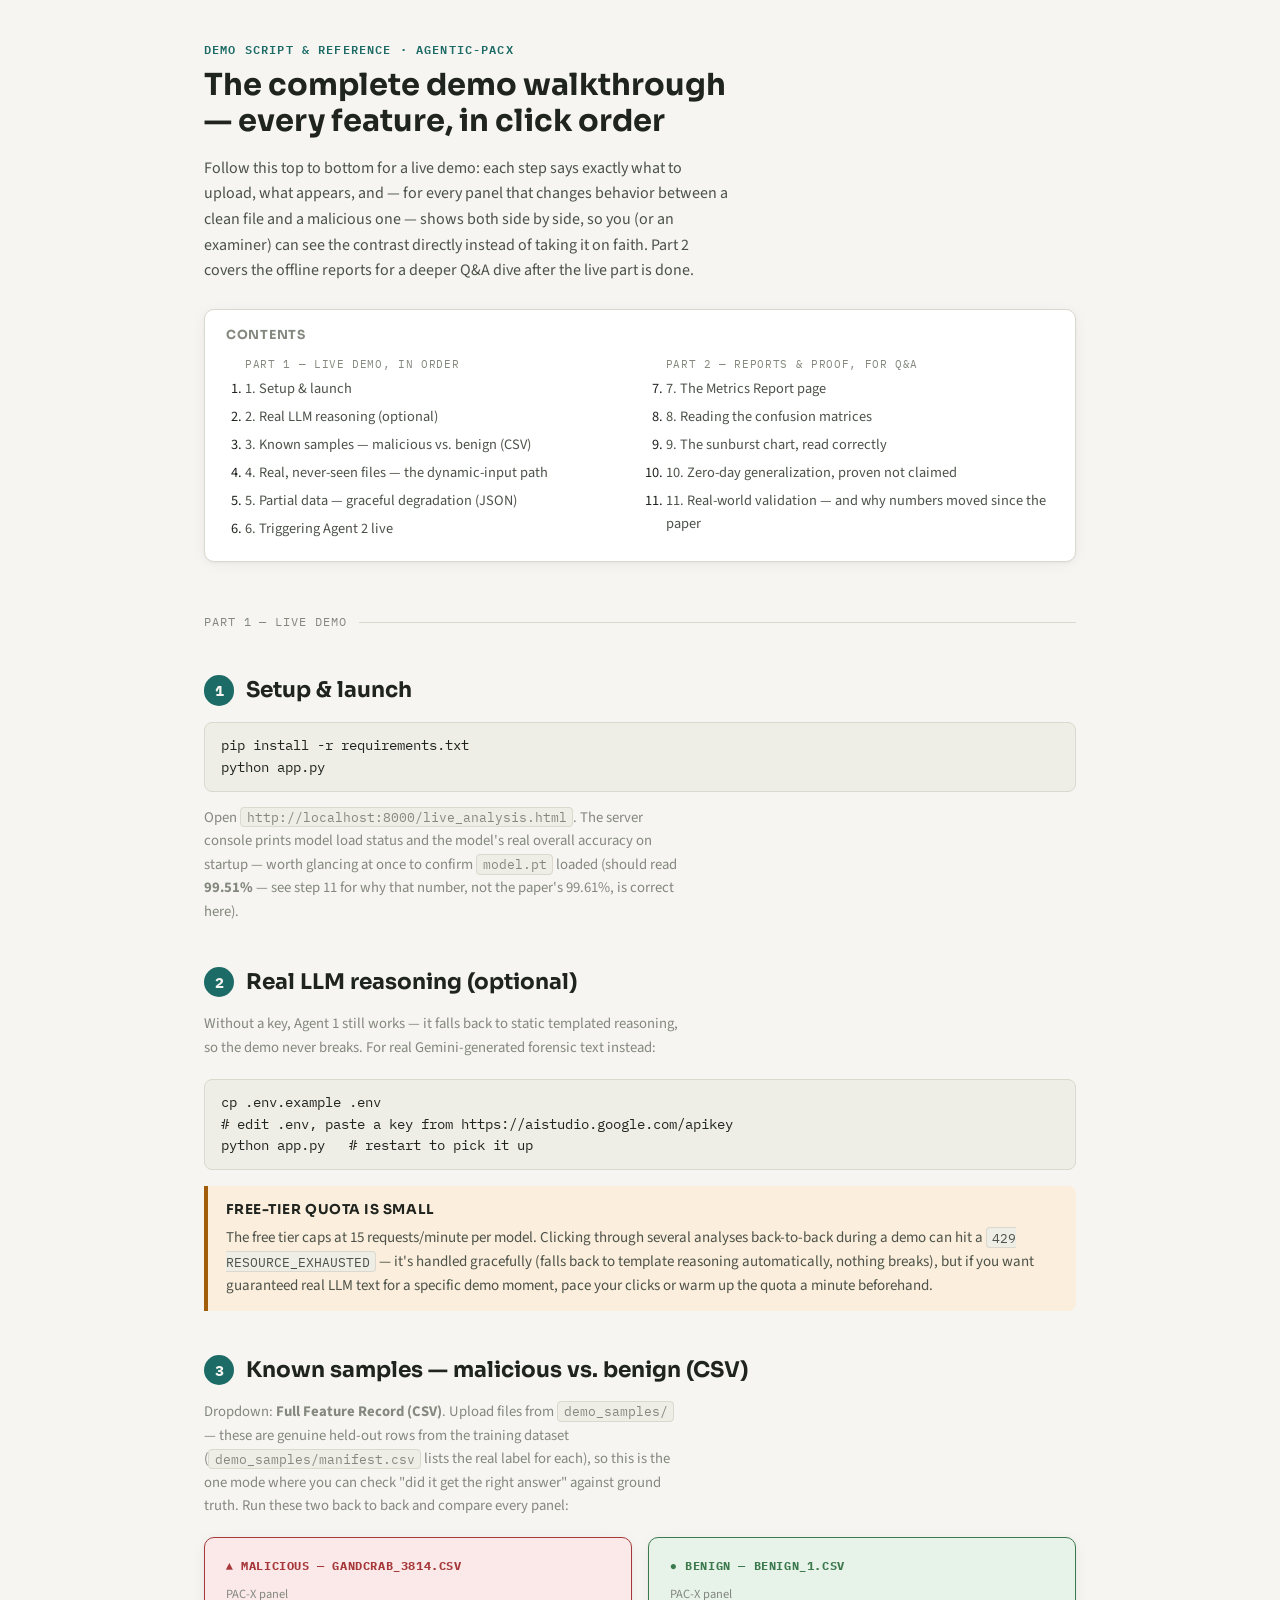
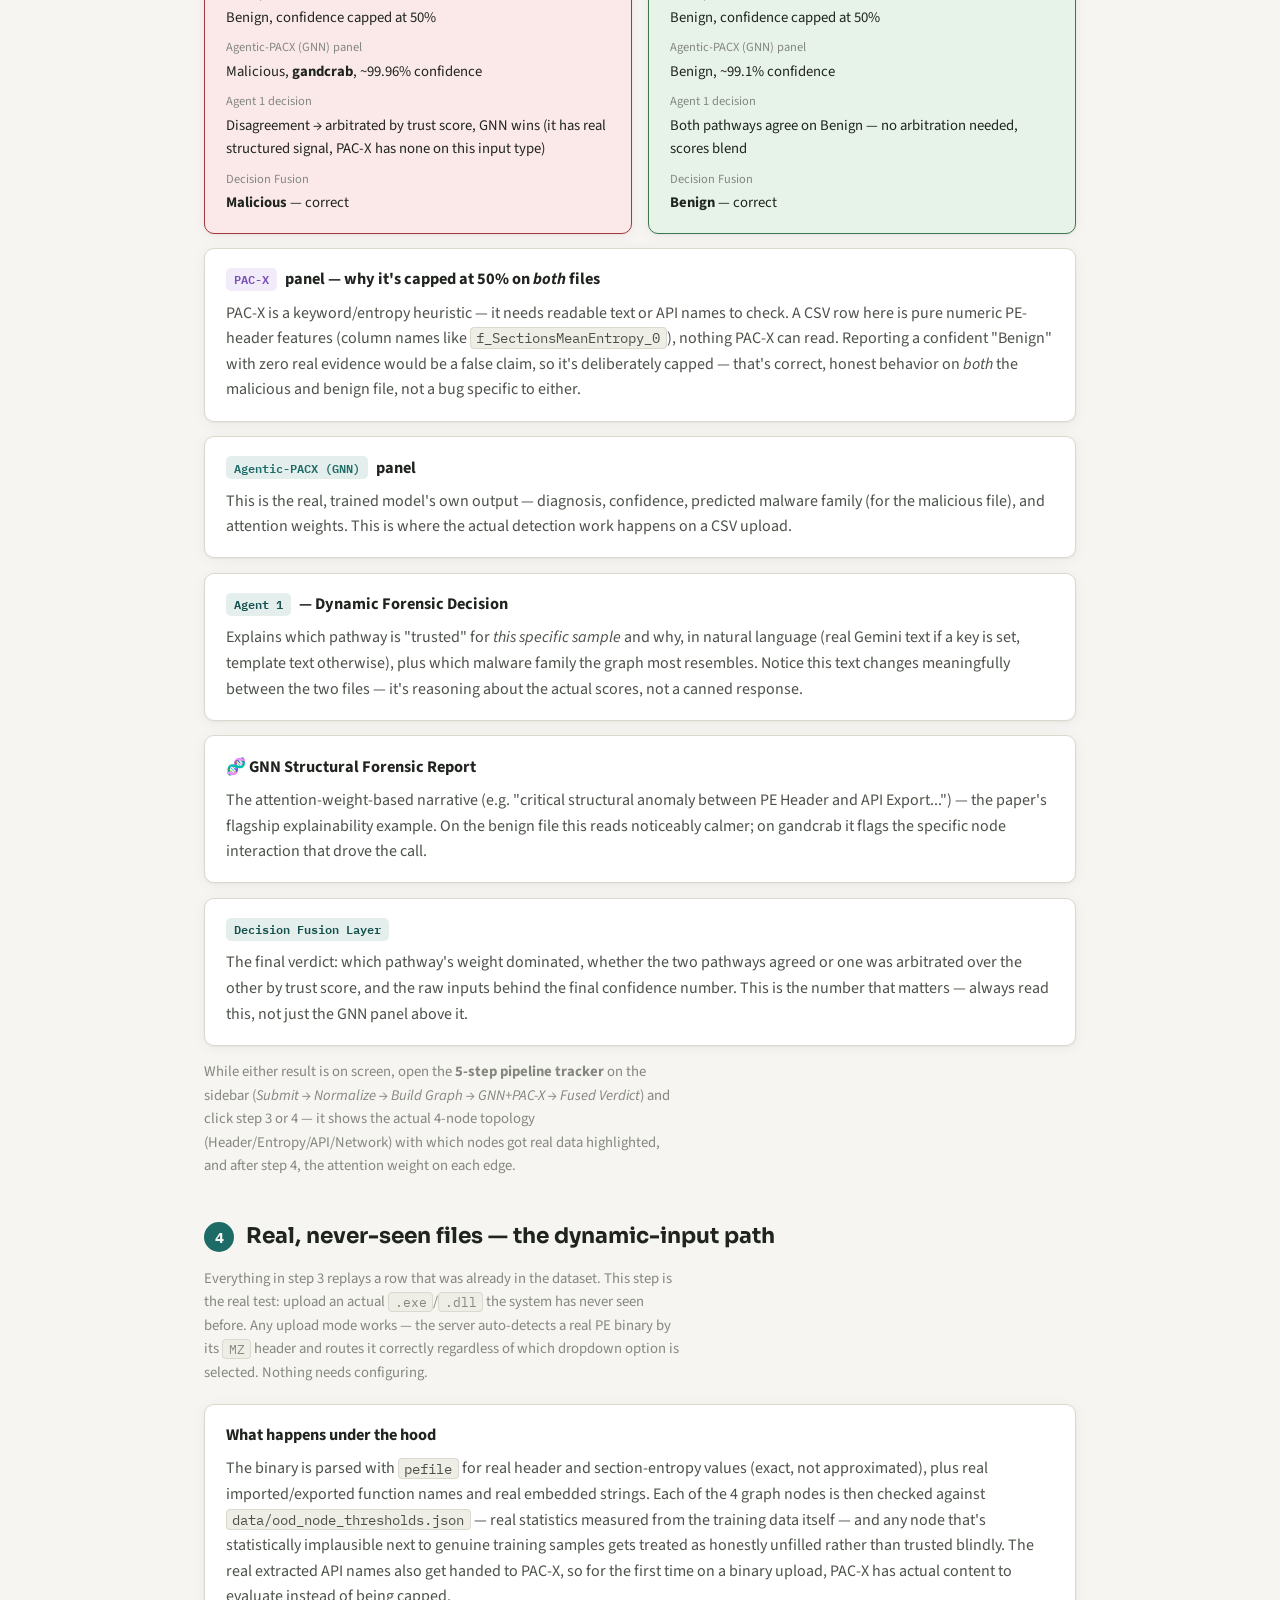
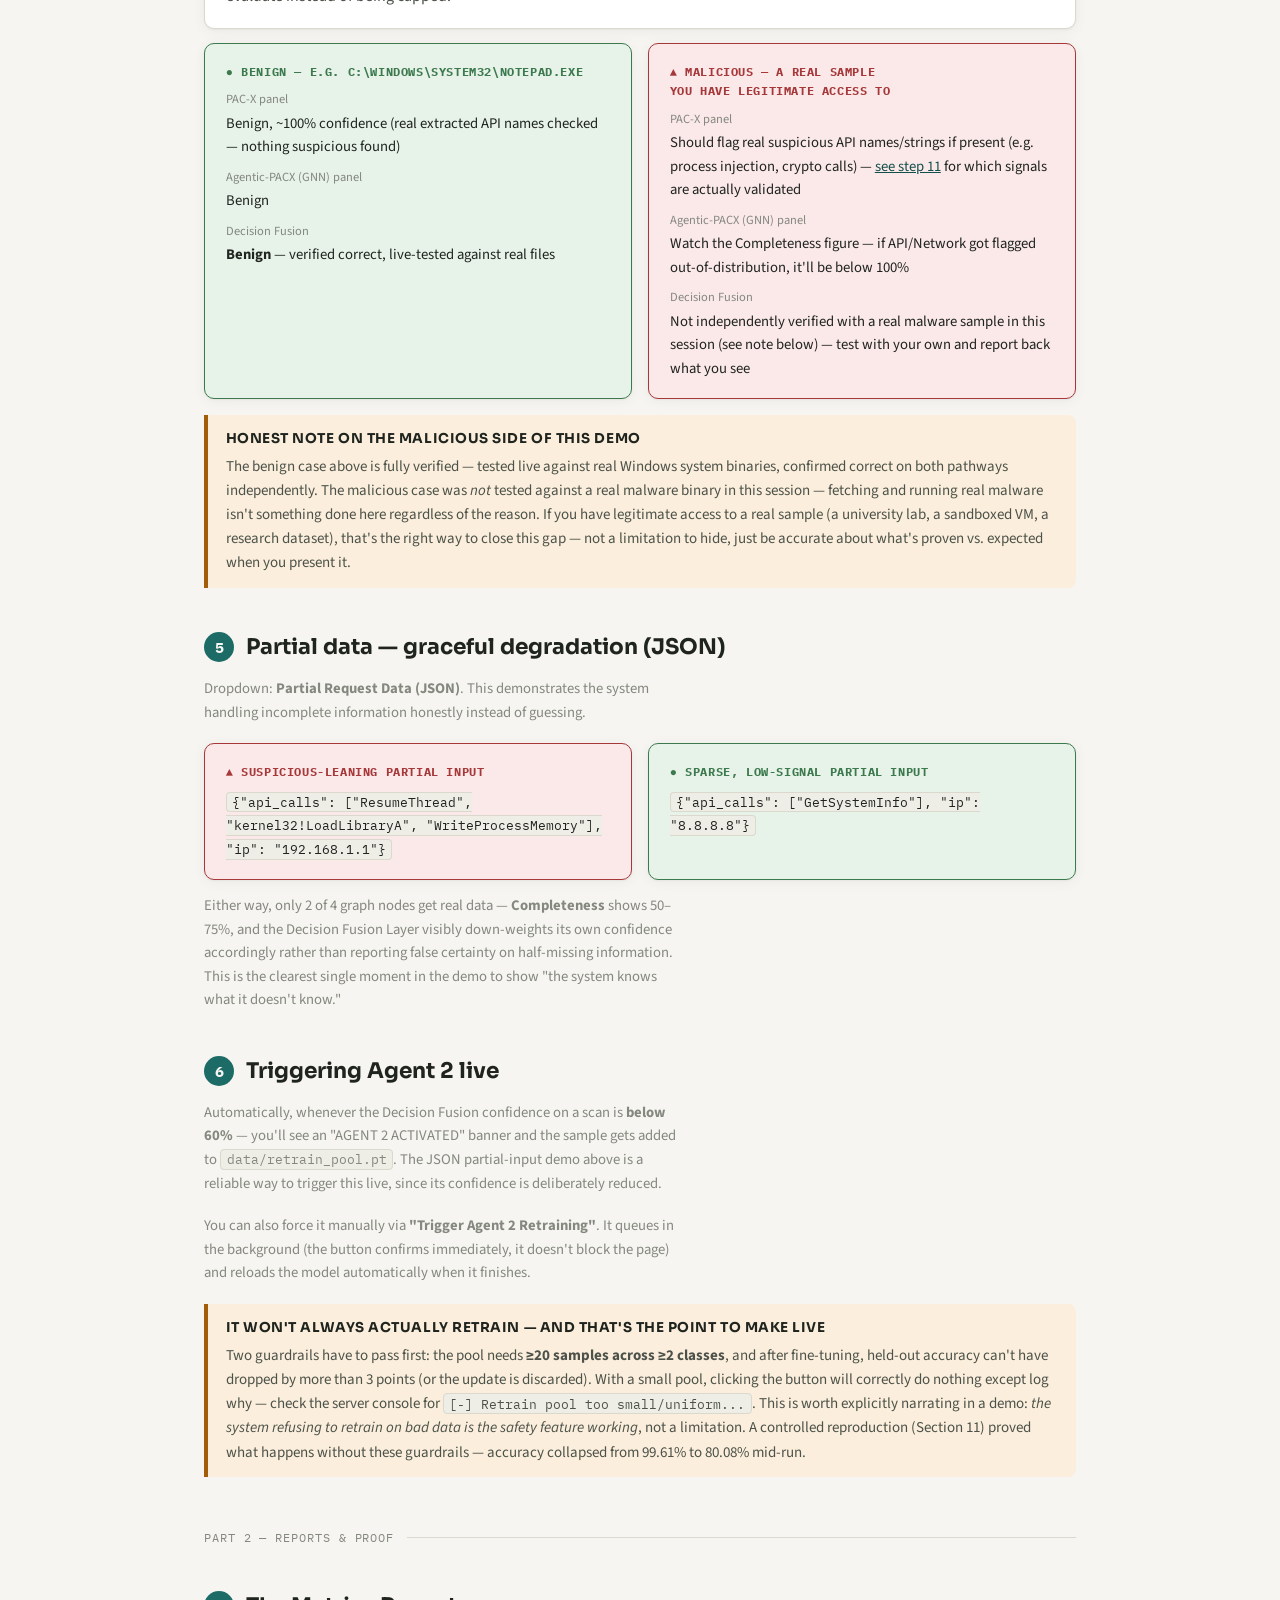
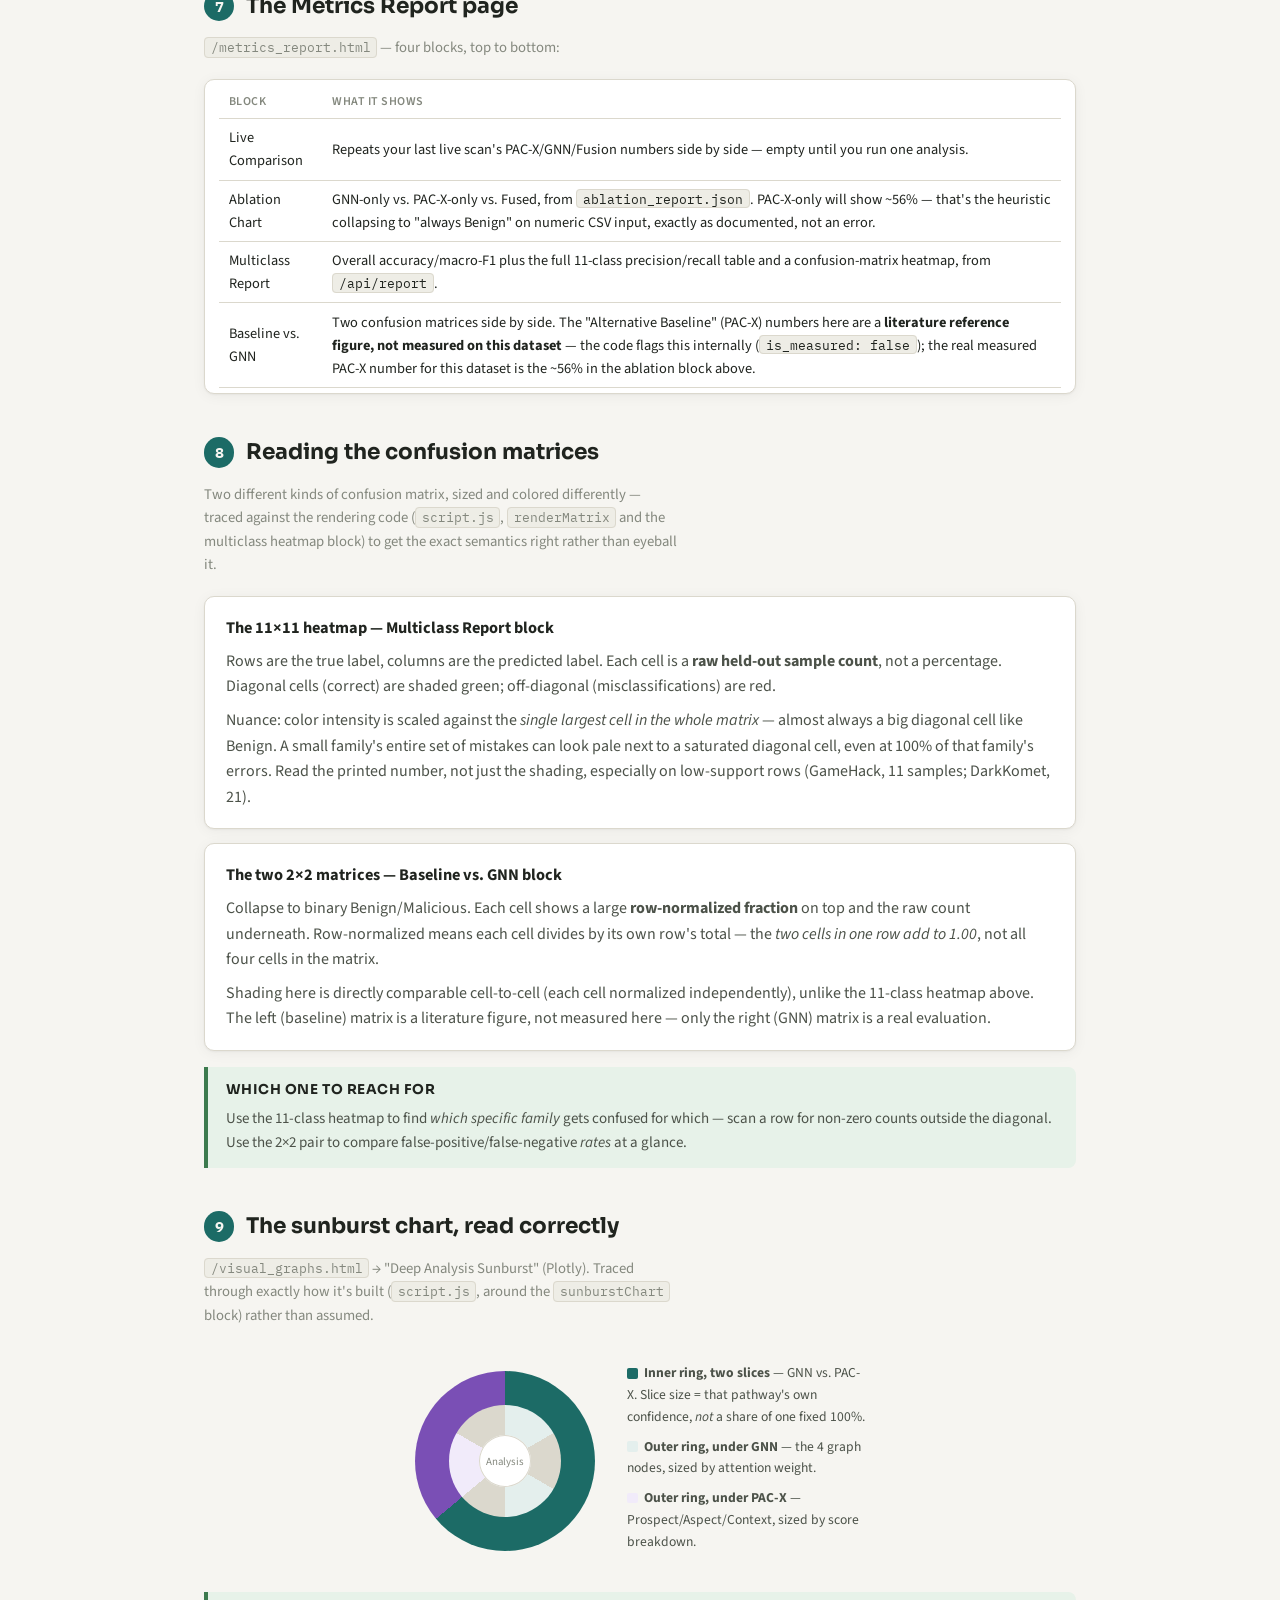
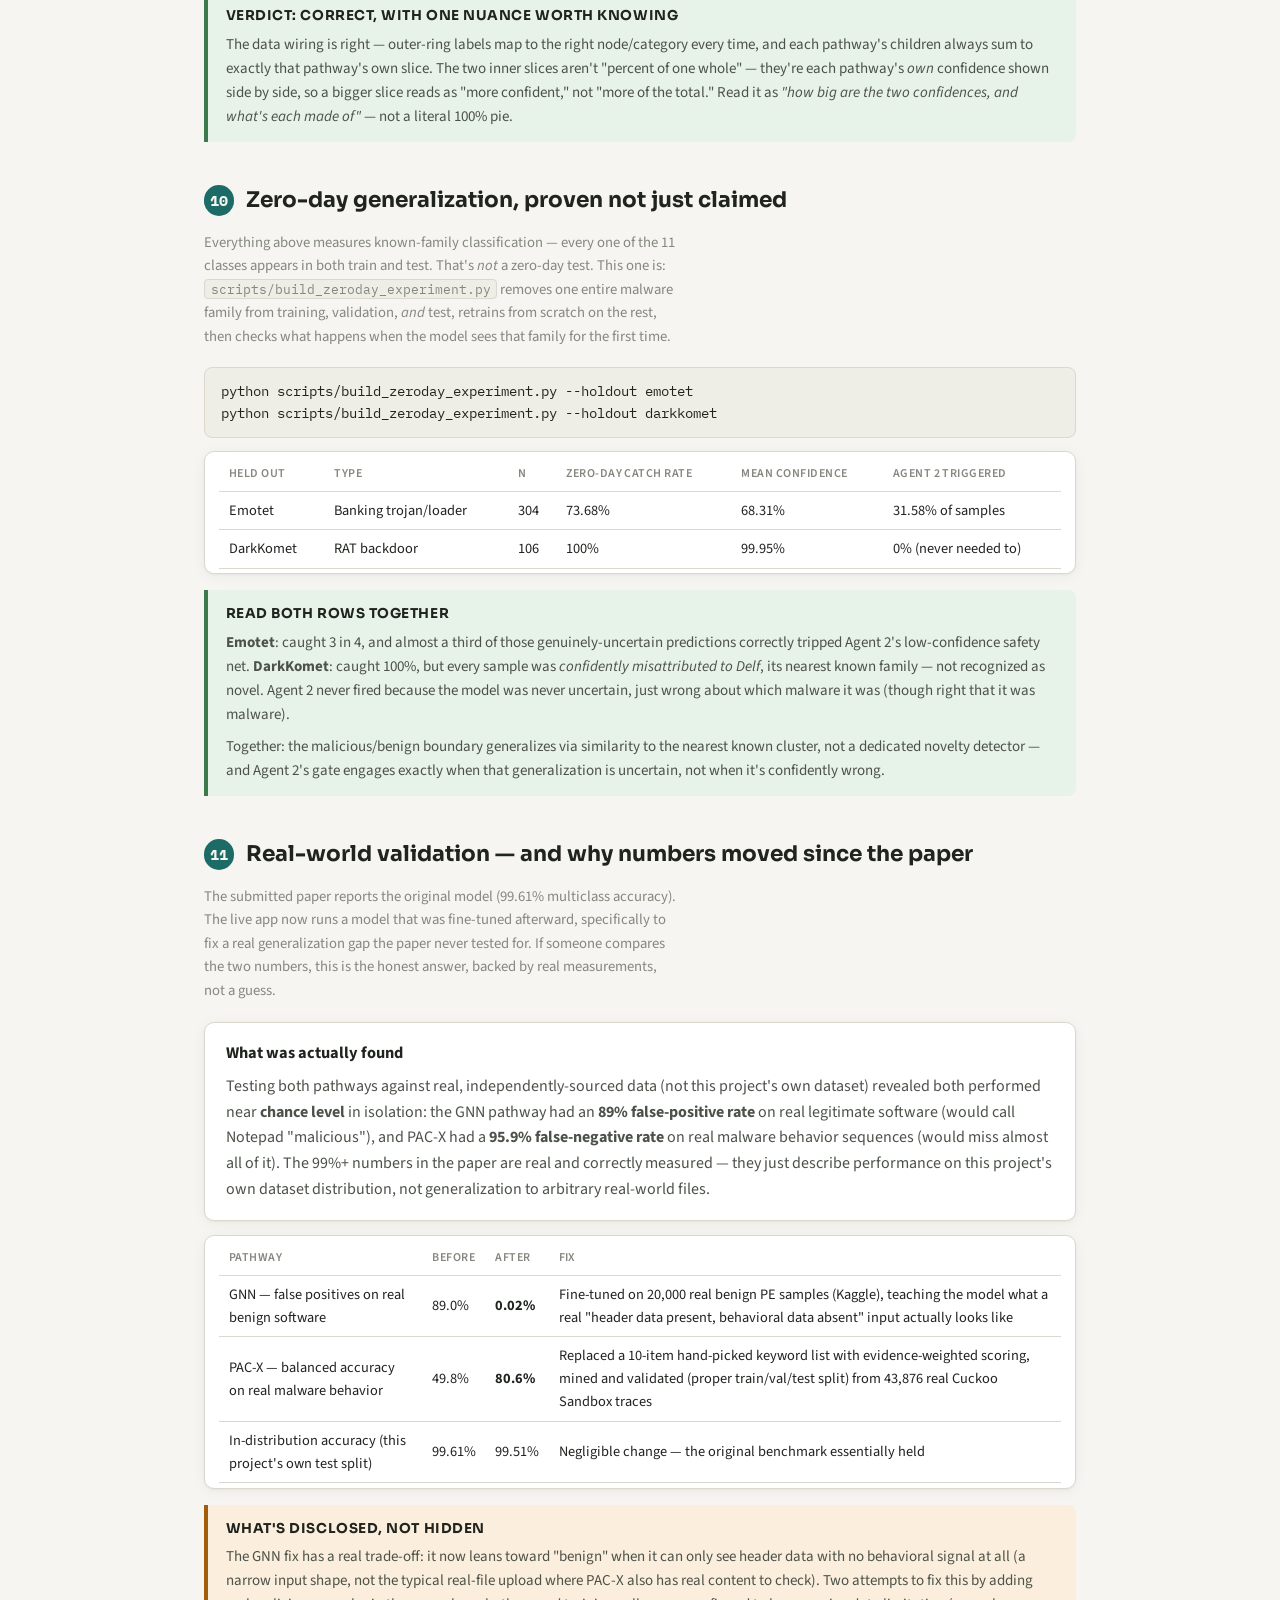
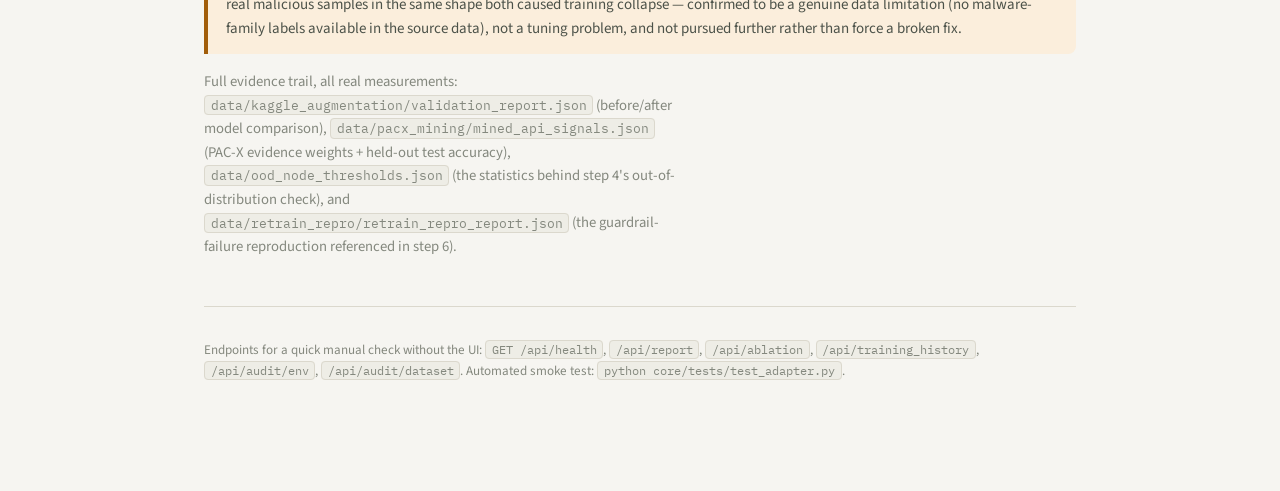
<file: agentic_pacx_walkthrough.html>
<!doctype html>
<html>
<head>
<meta charset="utf8">
<meta name="viewport" content="width=device-width,initial-scale=1">
<title>Agentic-PACX Walkthrough</title>
<link rel="stylesheet" href="https://fonts.googleapis.com/css2?family=Sora:wght@600;700&family=Source+Sans+3:wght@400;500;600;700&family=IBM+Plex+Mono:wght@400;500;600&display=swap">
<style>
  :root{
    --bg:#F6F5F1;
    --surface:#FFFFFF;
    --surface-alt:#EEEDE6;
    --border:#DBD8CD;
    --ink:#20241F;
    --ink-soft:#4C5249;
    --ink-faint:#84887E;
    --accent:#1C6B66;
    --accent-soft:#E4EFED;
    --accent-ink:#134F4B;
    --safe:#3C7A4E;
    --safe-soft:#E7F2E9;
    --warn:#A15D0A;
    --warn-soft:#FBEEDC;
    --danger:#A6383A;
    --danger-soft:#FBE9E9;
    --pacx:#7A4FB5;
    --pacx-soft:#F1EBFA;
    --gnn:#1C6B66;
    --gnn-soft:#E4EFED;
    --shadow: 0 1px 2px rgba(32,36,31,0.05), 0 2px 14px rgba(32,36,31,0.05);
  }
  @media (prefers-color-scheme: dark){
    :root:not([data-theme="light"]){
      --bg:#171A16;
      --surface:#1F2320;
      --surface-alt:#262B26;
      --border:#383E37;
      --ink:#E9EAE4;
      --ink-soft:#B7BBB0;
      --ink-faint:#83887E;
      --accent:#6FC2B8;
      --accent-soft:#1E2E2B;
      --accent-ink:#9BDCD3;
      --safe:#8FCB9D;
      --safe-soft:#1C2A20;
      --warn:#E3AC63;
      --warn-soft:#2E2517;
      --danger:#E28B8B;
      --danger-soft:#2E1E1F;
      --pacx:#C4A6E8;
      --pacx-soft:#251E2E;
      --gnn:#6FC2B8;
      --gnn-soft:#1E2E2B;
      --shadow: 0 1px 2px rgba(0,0,0,0.35), 0 2px 16px rgba(0,0,0,0.3);
    }
  }
  :root[data-theme="dark"]{
    --bg:#171A16; --surface:#1F2320; --surface-alt:#262B26; --border:#383E37;
    --ink:#E9EAE4; --ink-soft:#B7BBB0; --ink-faint:#83887E;
    --accent:#6FC2B8; --accent-soft:#1E2E2B; --accent-ink:#9BDCD3;
    --safe:#8FCB9D; --safe-soft:#1C2A20; --warn:#E3AC63; --warn-soft:#2E2517;
    --danger:#E28B8B; --danger-soft:#2E1E1F; --pacx:#C4A6E8; --pacx-soft:#251E2E;
    --gnn:#6FC2B8; --gnn-soft:#1E2E2B;
    --shadow: 0 1px 2px rgba(0,0,0,0.35), 0 2px 16px rgba(0,0,0,0.3);
  }

  *{box-sizing:border-box;}
  body{ margin:0; background:var(--bg); color:var(--ink); font-family:"Source Sans 3", ui-sans-serif, sans-serif; font-size:16px; line-height:1.6; }
  .wrap{ max-width:920px; margin:0 auto; padding:2.5rem 1.5rem 6rem; }
  h1,h2,h3,h4{ font-family:"Sora", sans-serif; text-wrap:balance; color:var(--ink); margin:0; }
  code, .mono{ font-family:"IBM Plex Mono", ui-monospace, monospace; font-size:0.88em; }
  a{ color:var(--accent-ink); }

  header{ margin-bottom:2.2rem; }
  .eyebrow{ font-family:"IBM Plex Mono", monospace; font-size:0.72rem; letter-spacing:0.1em; text-transform:uppercase; color:var(--accent); font-weight:600; margin-bottom:0.6rem; }
  h1{ font-size:1.9rem; font-weight:700; line-height:1.18; margin-bottom:0.6rem; }
  .dek{ color:var(--ink-soft); max-width:66ch; }

  nav.toc{ background:var(--surface); border:1px solid var(--border); border-radius:10px; padding:1rem 1.3rem; margin-top:1.6rem; box-shadow:var(--shadow); }
  nav.toc h4{ font-size:0.78rem; text-transform:uppercase; letter-spacing:0.06em; color:var(--ink-faint); margin-bottom:0.6rem; }
  nav.toc ol{ margin:0; padding-left:1.2rem; columns:2; column-gap:2rem; }
  nav.toc li{ margin-bottom:0.3rem; font-size:0.9rem; break-inside:avoid; }
  nav.toc a{ text-decoration:none; color:var(--ink-soft); }
  nav.toc a:hover{ color:var(--accent-ink); }
  nav.toc .toc-part{ font-family:"IBM Plex Mono",monospace; font-size:0.68rem; text-transform:uppercase; letter-spacing:0.06em; color:var(--ink-faint); margin:0.7rem 0 0.25rem; break-inside:avoid; }
  nav.toc .toc-part:first-child{ margin-top:0; }

  .part-divider{ display:flex; align-items:center; gap:0.8rem; margin:3.2rem 0 1.6rem; }
  .part-divider .line{ flex:1; height:1px; background:var(--border); }
  .part-divider span.label{ font-family:"IBM Plex Mono",monospace; font-size:0.72rem; text-transform:uppercase; letter-spacing:0.08em; color:var(--ink-faint); white-space:nowrap; }

  section{ margin-top:2.6rem; scroll-margin-top:1rem; }
  .step-head{ display:flex; align-items:center; gap:0.7rem; margin-bottom:0.8rem; }
  .step-num{ font-family:"IBM Plex Mono",monospace; font-weight:700; font-size:0.95rem; background:var(--accent); color:var(--bg); border-radius:50%; width:1.9rem; height:1.9rem; display:flex; align-items:center; justify-content:center; flex-shrink:0; }
  h2{ font-size:1.35rem; font-weight:700; }
  .sub{ color:var(--ink-faint); font-size:0.92rem; margin:0.3rem 0 1.2rem; max-width:68ch; }

  pre{ background:var(--surface-alt); border:1px solid var(--border); border-radius:8px; padding:0.8rem 1rem; overflow-x:auto; font-family:"IBM Plex Mono",monospace; font-size:0.86rem; line-height:1.55; }
  code.inline{ background:var(--surface-alt); border:1px solid var(--border); border-radius:4px; padding:0.05rem 0.35rem; }

  .card{ background:var(--surface); border:1px solid var(--border); border-radius:10px; padding:1.1rem 1.3rem; margin-bottom:0.9rem; box-shadow:var(--shadow); }
  .card h3{ font-size:1.02rem; font-weight:700; margin-bottom:0.5rem; font-family:"Source Sans 3",sans-serif; }
  .card p{ margin:0.4rem 0 0; color:var(--ink-soft); }
  .card p + p{ margin-top:0.5rem; }

  .panel-grid{ display:grid; grid-template-columns:1fr 1fr; gap:0.9rem; }
  @media (max-width:640px){ .panel-grid{ grid-template-columns:1fr; } nav.toc ol{ columns:1; } .demo-grid{ grid-template-columns:1fr !important; } }

  .tag{ display:inline-block; font-size:0.72rem; font-family:"IBM Plex Mono",monospace; font-weight:600; padding:0.14rem 0.5rem; border-radius:5px; margin-right:0.3rem; }
  .tag.pacx{ background:var(--pacx-soft); color:var(--pacx); }
  .tag.gnn{ background:var(--gnn-soft); color:var(--gnn); }
  .tag.fusion{ background:var(--accent-soft); color:var(--accent-ink); }
  .tag.safe{ background:var(--safe-soft); color:var(--safe); }
  .tag.warn{ background:var(--warn-soft); color:var(--warn); }
  .tag.danger{ background:var(--danger-soft); color:var(--danger); }

  .verdict{ border-left:4px solid var(--safe); background:var(--safe-soft); border-radius:0 8px 8px 0; padding:0.8rem 1.1rem; margin:1rem 0; }
  .verdict.mixed{ border-left-color:var(--warn); background:var(--warn-soft); }
  .verdict.danger{ border-left-color:var(--danger); background:var(--danger-soft); }
  .verdict h4{ font-size:0.85rem; text-transform:uppercase; letter-spacing:0.04em; color:var(--ink); margin-bottom:0.35rem; }
  .verdict p{ margin:0; color:var(--ink-soft); font-size:0.94rem; }
  .verdict p + p{ margin-top:0.5rem; }

  table{ width:100%; border-collapse:collapse; font-size:0.9rem; }
  th,td{ text-align:left; padding:0.45rem 0.6rem; border-bottom:1px solid var(--border); }
  th{ color:var(--ink-faint); font-size:0.75rem; text-transform:uppercase; letter-spacing:0.04em; font-weight:600; }
  .table-wrap{ overflow-x:auto; background:var(--surface); border:1px solid var(--border); border-radius:10px; padding:0.3rem 0.9rem; box-shadow:var(--shadow); margin-bottom:0.9rem; }

  /* Benign/Malicious demo comparison columns */
  .demo-grid{ display:grid; grid-template-columns:1fr 1fr; gap:1rem; margin-bottom:0.9rem; }
  .demo-col{ border-radius:10px; padding:1.1rem 1.3rem; box-shadow:var(--shadow); border:1px solid var(--border); }
  .demo-col.benign{ background:var(--safe-soft); border-color:var(--safe); }
  .demo-col.malicious{ background:var(--danger-soft); border-color:var(--danger); }
  .demo-col h4{ font-family:"IBM Plex Mono",monospace; font-size:0.75rem; text-transform:uppercase; letter-spacing:0.05em; margin-bottom:0.6rem; }
  .demo-col.benign h4{ color:var(--safe); }
  .demo-col.malicious h4{ color:var(--danger); }
  .demo-col dl{ margin:0; }
  .demo-col dt{ font-size:0.78rem; color:var(--ink-faint); margin-top:0.55rem; }
  .demo-col dt:first-child{ margin-top:0; }
  .demo-col dd{ margin:0.1rem 0 0; font-size:0.92rem; color:var(--ink); }

  /* Sunburst mockup */
  .sunburst-mock{ display:flex; align-items:center; justify-content:center; gap:2rem; flex-wrap:wrap; padding:1rem 0; }
  .ring-demo{ position:relative; width:180px; height:180px; border-radius:50%; flex-shrink:0;
    background: conic-gradient(var(--gnn) 0deg 230deg, var(--pacx) 230deg 360deg); }
  .ring-demo::before{ content:""; position:absolute; inset:34px; border-radius:50%; background:var(--bg);
    background:conic-gradient(from 0deg, var(--gnn-soft) 0deg 60deg, var(--border) 60deg 120deg, var(--gnn-soft) 120deg 180deg, var(--border) 180deg 230deg, var(--pacx-soft) 230deg 300deg, var(--border) 300deg 360deg); }
  .ring-demo::after{ content:"Analysis"; position:absolute; inset:64px; border-radius:50%; background:var(--surface); display:flex; align-items:center; justify-content:center; font-size:0.68rem; color:var(--ink-faint); text-align:center; box-shadow: inset 0 0 0 1px var(--border); }
  .ring-legend{ font-size:0.85rem; color:var(--ink-soft); max-width:34ch; }
  .ring-legend div{ margin-bottom:0.5rem; }
  .swatch{ display:inline-block; width:0.8em; height:0.8em; border-radius:2px; margin-right:0.4rem; vertical-align:-0.1em; }

  footer{ margin-top:3rem; padding-top:1.2rem; border-top:1px solid var(--border); color:var(--ink-faint); font-size:0.82rem; }
</style>
</head>
<body>

<div class="wrap">

<header>
  <div class="eyebrow">Demo Script &amp; Reference · Agentic-PACX</div>
  <h1>The complete demo walkthrough — every feature, in click order</h1>
  <p class="dek">Follow this top to bottom for a live demo: each step says exactly what to upload, what appears, and — for every panel that changes behavior between a clean file and a malicious one — shows both side by side, so you (or an examiner) can see the contrast directly instead of taking it on faith. Part 2 covers the offline reports for a deeper Q&amp;A dive after the live part is done.</p>

  <nav class="toc">
    <h4>Contents</h4>
    <ol>
      <div class="toc-part">Part 1 — Live demo, in order</div>
      <li><a href="#setup">1. Setup &amp; launch</a></li>
      <li><a href="#gemini">2. Real LLM reasoning (optional)</a></li>
      <li><a href="#demo-csv">3. Known samples — malicious vs. benign (CSV)</a></li>
      <li><a href="#demo-dynamic">4. Real, never-seen files — the dynamic-input path</a></li>
      <li><a href="#demo-json">5. Partial data — graceful degradation (JSON)</a></li>
      <li><a href="#retrain">6. Triggering Agent 2 live</a></li>
      <div class="toc-part">Part 2 — Reports &amp; proof, for Q&amp;A</div>
      <li><a href="#metrics">7. The Metrics Report page</a></li>
      <li><a href="#confusion">8. Reading the confusion matrices</a></li>
      <li><a href="#sunburst">9. The sunburst chart, read correctly</a></li>
      <li><a href="#zeroday">10. Zero-day generalization, proven not claimed</a></li>
      <li><a href="#realworld">11. Real-world validation — and why numbers moved since the paper</a></li>
    </ol>
  </nav>
</header>

<div class="part-divider"><span class="label">Part 1 — Live Demo</span><div class="line"></div></div>

<section id="setup">
  <div class="step-head"><span class="step-num">1</span><h2>Setup &amp; launch</h2></div>
  <pre>pip install -r requirements.txt
python app.py</pre>
  <p class="sub">Open <code class="inline">http://localhost:8000/live_analysis.html</code>. The server console prints model load status and the model's real overall accuracy on startup — worth glancing at once to confirm <code class="inline">model.pt</code> loaded (should read <strong>99.51%</strong> — see step 11 for why that number, not the paper's 99.61%, is correct here).</p>
</section>

<section id="gemini">
  <div class="step-head"><span class="step-num">2</span><h2>Real LLM reasoning (optional)</h2></div>
  <p class="sub">Without a key, Agent 1 still works — it falls back to static templated reasoning, so the demo never breaks. For real Gemini-generated forensic text instead:</p>
  <pre>cp .env.example .env
# edit .env, paste a key from https://aistudio.google.com/apikey
python app.py   # restart to pick it up</pre>
  <div class="verdict mixed">
    <h4>Free-tier quota is small</h4>
    <p>The free tier caps at 15 requests/minute per model. Clicking through several analyses back-to-back during a demo can hit a <code class="inline">429 RESOURCE_EXHAUSTED</code> — it's handled gracefully (falls back to template reasoning automatically, nothing breaks), but if you want guaranteed real LLM text for a specific demo moment, pace your clicks or warm up the quota a minute beforehand.</p>
  </div>
</section>

<section id="demo-csv">
  <div class="step-head"><span class="step-num">3</span><h2>Known samples — malicious vs. benign (CSV)</h2></div>
  <p class="sub">Dropdown: <strong>Full Feature Record (CSV)</strong>. Upload files from <code class="inline">demo_samples/</code> — these are genuine held-out rows from the training dataset (<code class="inline">demo_samples/manifest.csv</code> lists the real label for each), so this is the one mode where you can check "did it get the right answer" against ground truth. Run these two back to back and compare every panel:</p>

  <div class="demo-grid">
    <div class="demo-col malicious">
      <h4>▲ Malicious — gandcrab_3814.csv</h4>
      <dl>
        <dt>PAC-X panel</dt><dd>Benign, confidence capped at 50%</dd>
        <dt>Agentic-PACX (GNN) panel</dt><dd>Malicious, <strong>gandcrab</strong>, ~99.96% confidence</dd>
        <dt>Agent 1 decision</dt><dd>Disagreement → arbitrated by trust score, GNN wins (it has real structured signal, PAC-X has none on this input type)</dd>
        <dt>Decision Fusion</dt><dd><strong>Malicious</strong> — correct</dd>
      </dl>
    </div>
    <div class="demo-col benign">
      <h4>● Benign — benign_1.csv</h4>
      <dl>
        <dt>PAC-X panel</dt><dd>Benign, confidence capped at 50%</dd>
        <dt>Agentic-PACX (GNN) panel</dt><dd>Benign, ~99.1% confidence</dd>
        <dt>Agent 1 decision</dt><dd>Both pathways agree on Benign — no arbitration needed, scores blend</dd>
        <dt>Decision Fusion</dt><dd><strong>Benign</strong> — correct</dd>
      </dl>
    </div>
  </div>

  <div class="card">
    <h3><span class="tag pacx">PAC-X</span> panel — why it's capped at 50% on <em>both</em> files</h3>
    <p>PAC-X is a keyword/entropy heuristic — it needs readable text or API names to check. A CSV row here is pure numeric PE-header features (column names like <code class="inline">f_SectionsMeanEntropy_0</code>), nothing PAC-X can read. Reporting a confident "Benign" with zero real evidence would be a false claim, so it's deliberately capped — that's correct, honest behavior on <em>both</em> the malicious and benign file, not a bug specific to either.</p>
  </div>

  <div class="card">
    <h3><span class="tag gnn">Agentic-PACX (GNN)</span> panel</h3>
    <p>This is the real, trained model's own output — diagnosis, confidence, predicted malware family (for the malicious file), and attention weights. This is where the actual detection work happens on a CSV upload.</p>
  </div>

  <div class="card">
    <h3><span class="tag fusion">Agent 1</span> — Dynamic Forensic Decision</h3>
    <p>Explains which pathway is "trusted" for <em>this specific sample</em> and why, in natural language (real Gemini text if a key is set, template text otherwise), plus which malware family the graph most resembles. Notice this text changes meaningfully between the two files — it's reasoning about the actual scores, not a canned response.</p>
  </div>

  <div class="card">
    <h3>🧬 GNN Structural Forensic Report</h3>
    <p>The attention-weight-based narrative (e.g. "critical structural anomaly between PE Header and API Export...") — the paper's flagship explainability example. On the benign file this reads noticeably calmer; on gandcrab it flags the specific node interaction that drove the call.</p>
  </div>

  <div class="card">
    <h3><span class="tag fusion">Decision Fusion Layer</span></h3>
    <p>The final verdict: which pathway's weight dominated, whether the two pathways agreed or one was arbitrated over the other by trust score, and the raw inputs behind the final confidence number. This is the number that matters — always read this, not just the GNN panel above it.</p>
  </div>

  <p class="sub">While either result is on screen, open the <strong>5-step pipeline tracker</strong> on the sidebar (<em>Submit → Normalize → Build Graph → GNN+PAC-X → Fused Verdict</em>) and click step 3 or 4 — it shows the actual 4-node topology (Header/Entropy/API/Network) with which nodes got real data highlighted, and after step 4, the attention weight on each edge.</p>
</section>

<section id="demo-dynamic">
  <div class="step-head"><span class="step-num">4</span><h2>Real, never-seen files — the dynamic-input path</h2></div>
  <p class="sub">Everything in step 3 replays a row that was already in the dataset. This step is the real test: upload an actual <code class="inline">.exe</code>/<code class="inline">.dll</code> the system has never seen before. Any upload mode works — the server auto-detects a real PE binary by its <code class="inline">MZ</code> header and routes it correctly regardless of which dropdown option is selected. Nothing needs configuring.</p>

  <div class="card">
    <h3>What happens under the hood</h3>
    <p>The binary is parsed with <code class="inline">pefile</code> for real header and section-entropy values (exact, not approximated), plus real imported/exported function names and real embedded strings. Each of the 4 graph nodes is then checked against <code class="inline">data/ood_node_thresholds.json</code> — real statistics measured from the training data itself — and any node that's statistically implausible next to genuine training samples gets treated as honestly unfilled rather than trusted blindly. The real extracted API names also get handed to PAC-X, so for the first time on a binary upload, PAC-X has actual content to evaluate instead of being capped.</p>
  </div>

  <div class="demo-grid">
    <div class="demo-col benign">
      <h4>● Benign — e.g. C:\Windows\System32\notepad.exe</h4>
      <dl>
        <dt>PAC-X panel</dt><dd>Benign, ~100% confidence (real extracted API names checked — nothing suspicious found)</dd>
        <dt>Agentic-PACX (GNN) panel</dt><dd>Benign</dd>
        <dt>Decision Fusion</dt><dd><strong>Benign</strong> — verified correct, live-tested against real files</dd>
      </dl>
    </div>
    <div class="demo-col malicious">
      <h4>▲ Malicious — a real sample you have legitimate access to</h4>
      <dl>
        <dt>PAC-X panel</dt><dd>Should flag real suspicious API names/strings if present (e.g. process injection, crypto calls) — <a href="#realworld">see step 11</a> for which signals are actually validated</dd>
        <dt>Agentic-PACX (GNN) panel</dt><dd>Watch the Completeness figure — if API/Network got flagged out-of-distribution, it'll be below 100%</dd>
        <dt>Decision Fusion</dt><dd>Not independently verified with a real malware sample in this session (see note below) — test with your own and report back what you see</dd>
      </dl>
    </div>
  </div>

  <div class="verdict mixed">
    <h4>Honest note on the malicious side of this demo</h4>
    <p>The benign case above is fully verified — tested live against real Windows system binaries, confirmed correct on both pathways independently. The malicious case was <em>not</em> tested against a real malware binary in this session — fetching and running real malware isn't something done here regardless of the reason. If you have legitimate access to a real sample (a university lab, a sandboxed VM, a research dataset), that's the right way to close this gap — not a limitation to hide, just be accurate about what's proven vs. expected when you present it.</p>
  </div>
</section>

<section id="demo-json">
  <div class="step-head"><span class="step-num">5</span><h2>Partial data — graceful degradation (JSON)</h2></div>
  <p class="sub">Dropdown: <strong>Partial Request Data (JSON)</strong>. This demonstrates the system handling incomplete information honestly instead of guessing.</p>

  <div class="demo-grid">
    <div class="demo-col malicious">
      <h4>▲ Suspicious-leaning partial input</h4>
      <dd style="margin:0;"><code class="inline">{"api_calls": ["ResumeThread", "kernel32!LoadLibraryA", "WriteProcessMemory"], "ip": "192.168.1.1"}</code></dd>
    </div>
    <div class="demo-col benign">
      <h4>● Sparse, low-signal partial input</h4>
      <dd style="margin:0;"><code class="inline">{"api_calls": ["GetSystemInfo"], "ip": "8.8.8.8"}</code></dd>
    </div>
  </div>
  <p class="sub">Either way, only 2 of 4 graph nodes get real data — <strong>Completeness</strong> shows 50–75%, and the Decision Fusion Layer visibly down-weights its own confidence accordingly rather than reporting false certainty on half-missing information. This is the clearest single moment in the demo to show "the system knows what it doesn't know."</p>
</section>

<section id="retrain">
  <div class="step-head"><span class="step-num">6</span><h2>Triggering Agent 2 live</h2></div>
  <p class="sub">Automatically, whenever the Decision Fusion confidence on a scan is <strong>below 60%</strong> — you'll see an "AGENT 2 ACTIVATED" banner and the sample gets added to <code class="inline">data/retrain_pool.pt</code>. The JSON partial-input demo above is a reliable way to trigger this live, since its confidence is deliberately reduced.</p>
  <p class="sub">You can also force it manually via <strong>"Trigger Agent 2 Retraining"</strong>. It queues in the background (the button confirms immediately, it doesn't block the page) and reloads the model automatically when it finishes.</p>
  <div class="verdict mixed">
    <h4>It won't always actually retrain — and that's the point to make live</h4>
    <p>Two guardrails have to pass first: the pool needs <strong>≥20 samples across ≥2 classes</strong>, and after fine-tuning, held-out accuracy can't have dropped by more than 3 points (or the update is discarded). With a small pool, clicking the button will correctly do nothing except log why — check the server console for <code class="inline">[-] Retrain pool too small/uniform...</code>. This is worth explicitly narrating in a demo: <em>the system refusing to retrain on bad data is the safety feature working</em>, not a limitation. A controlled reproduction (Section 11) proved what happens without these guardrails — accuracy collapsed from 99.61% to 80.08% mid-run.</p>
  </div>
</section>

<div class="part-divider"><span class="label">Part 2 — Reports &amp; Proof</span><div class="line"></div></div>

<section id="metrics">
  <div class="step-head"><span class="step-num">7</span><h2>The Metrics Report page</h2></div>
  <p class="sub"><code class="inline">/metrics_report.html</code> — four blocks, top to bottom:</p>
  <div class="table-wrap">
    <table>
      <tr><th>Block</th><th>What it shows</th></tr>
      <tr><td>Live Comparison</td><td>Repeats your last live scan's PAC-X/GNN/Fusion numbers side by side — empty until you run one analysis.</td></tr>
      <tr><td>Ablation Chart</td><td>GNN-only vs. PAC-X-only vs. Fused, from <code class="inline">ablation_report.json</code>. PAC-X-only will show ~56% — that's the heuristic collapsing to "always Benign" on numeric CSV input, exactly as documented, not an error.</td></tr>
      <tr><td>Multiclass Report</td><td>Overall accuracy/macro-F1 plus the full 11-class precision/recall table and a confusion-matrix heatmap, from <code class="inline">/api/report</code>.</td></tr>
      <tr><td>Baseline vs. GNN</td><td>Two confusion matrices side by side. The "Alternative Baseline" (PAC-X) numbers here are a <strong>literature reference figure, not measured on this dataset</strong> — the code flags this internally (<code class="inline">is_measured: false</code>); the real measured PAC-X number for this dataset is the ~56% in the ablation block above.</td></tr>
    </table>
  </div>
</section>

<section id="confusion">
  <div class="step-head"><span class="step-num">8</span><h2>Reading the confusion matrices</h2></div>
  <p class="sub">Two different kinds of confusion matrix, sized and colored differently — traced against the rendering code (<code class="inline">script.js</code>, <code class="inline">renderMatrix</code> and the multiclass heatmap block) to get the exact semantics right rather than eyeball it.</p>

  <div class="card">
    <h3>The 11×11 heatmap — Multiclass Report block</h3>
    <p>Rows are the true label, columns are the predicted label. Each cell is a <strong>raw held-out sample count</strong>, not a percentage. Diagonal cells (correct) are shaded green; off-diagonal (misclassifications) are red.</p>
    <p>Nuance: color intensity is scaled against the <em>single largest cell in the whole matrix</em> — almost always a big diagonal cell like Benign. A small family's entire set of mistakes can look pale next to a saturated diagonal cell, even at 100% of that family's errors. Read the printed number, not just the shading, especially on low-support rows (GameHack, 11 samples; DarkKomet, 21).</p>
  </div>

  <div class="card">
    <h3>The two 2×2 matrices — Baseline vs. GNN block</h3>
    <p>Collapse to binary Benign/Malicious. Each cell shows a large <strong>row-normalized fraction</strong> on top and the raw count underneath. Row-normalized means each cell divides by its own row's total — the <em>two cells in one row add to 1.00</em>, not all four cells in the matrix.</p>
    <p>Shading here is directly comparable cell-to-cell (each cell normalized independently), unlike the 11-class heatmap above. The left (baseline) matrix is a literature figure, not measured here — only the right (GNN) matrix is a real evaluation.</p>
  </div>

  <div class="verdict">
    <h4>Which one to reach for</h4>
    <p>Use the 11-class heatmap to find <em>which specific family</em> gets confused for which — scan a row for non-zero counts outside the diagonal. Use the 2×2 pair to compare false-positive/false-negative <em>rates</em> at a glance.</p>
  </div>
</section>

<section id="sunburst">
  <div class="step-head"><span class="step-num">9</span><h2>The sunburst chart, read correctly</h2></div>
  <p class="sub"><code class="inline">/visual_graphs.html</code> → "Deep Analysis Sunburst" (Plotly). Traced through exactly how it's built (<code class="inline">script.js</code>, around the <code class="inline">sunburstChart</code> block) rather than assumed.</p>

  <div class="sunburst-mock">
    <div class="ring-demo"></div>
    <div class="ring-legend">
      <div><span class="swatch" style="background:var(--gnn)"></span><strong>Inner ring, two slices</strong> — GNN vs. PAC-X. Slice size = that pathway's own confidence, <em>not</em> a share of one fixed 100%.</div>
      <div><span class="swatch" style="background:var(--gnn-soft)"></span><strong>Outer ring, under GNN</strong> — the 4 graph nodes, sized by attention weight.</div>
      <div><span class="swatch" style="background:var(--pacx-soft)"></span><strong>Outer ring, under PAC-X</strong> — Prospect/Aspect/Context, sized by score breakdown.</div>
    </div>
  </div>

  <div class="verdict">
    <h4>Verdict: correct, with one nuance worth knowing</h4>
    <p>The data wiring is right — outer-ring labels map to the right node/category every time, and each pathway's children always sum to exactly that pathway's own slice. The two inner slices aren't "percent of one whole" — they're each pathway's <em>own</em> confidence shown side by side, so a bigger slice reads as "more confident," not "more of the total." Read it as <em>"how big are the two confidences, and what's each made of"</em> — not a literal 100% pie.</p>
  </div>
</section>

<section id="zeroday">
  <div class="step-head"><span class="step-num">10</span><h2>Zero-day generalization, proven not just claimed</h2></div>
  <p class="sub">Everything above measures known-family classification — every one of the 11 classes appears in both train and test. That's <em>not</em> a zero-day test. This one is: <code class="inline">scripts/build_zeroday_experiment.py</code> removes one entire malware family from training, validation, <em>and</em> test, retrains from scratch on the rest, then checks what happens when the model sees that family for the first time.</p>

  <pre>python scripts/build_zeroday_experiment.py --holdout emotet
python scripts/build_zeroday_experiment.py --holdout darkkomet</pre>

  <div class="table-wrap">
    <table>
      <tr><th>Held out</th><th>Type</th><th>n</th><th>Zero-day catch rate</th><th>Mean confidence</th><th>Agent 2 triggered</th></tr>
      <tr><td>Emotet</td><td>Banking trojan/loader</td><td>304</td><td>73.68%</td><td>68.31%</td><td>31.58% of samples</td></tr>
      <tr><td>DarkKomet</td><td>RAT backdoor</td><td>106</td><td>100%</td><td>99.95%</td><td>0% (never needed to)</td></tr>
    </table>
  </div>

  <div class="verdict">
    <h4>Read both rows together</h4>
    <p><strong>Emotet</strong>: caught 3 in 4, and almost a third of those genuinely-uncertain predictions correctly tripped Agent 2's low-confidence safety net. <strong>DarkKomet</strong>: caught 100%, but every sample was <em>confidently misattributed to Delf</em>, its nearest known family — not recognized as novel. Agent 2 never fired because the model was never uncertain, just wrong about which malware it was (though right that it was malware).</p>
    <p>Together: the malicious/benign boundary generalizes via similarity to the nearest known cluster, not a dedicated novelty detector — and Agent 2's gate engages exactly when that generalization is uncertain, not when it's confidently wrong.</p>
  </div>
</section>

<section id="realworld">
  <div class="step-head"><span class="step-num">11</span><h2>Real-world validation — and why numbers moved since the paper</h2></div>
  <p class="sub">The submitted paper reports the original model (99.61% multiclass accuracy). The live app now runs a model that was fine-tuned afterward, specifically to fix a real generalization gap the paper never tested for. If someone compares the two numbers, this is the honest answer, backed by real measurements, not a guess.</p>

  <div class="card">
    <h3>What was actually found</h3>
    <p>Testing both pathways against real, independently-sourced data (not this project's own dataset) revealed both performed near <strong>chance level</strong> in isolation: the GNN pathway had an <strong>89% false-positive rate</strong> on real legitimate software (would call Notepad "malicious"), and PAC-X had a <strong>95.9% false-negative rate</strong> on real malware behavior sequences (would miss almost all of it). The 99%+ numbers in the paper are real and correctly measured — they just describe performance on this project's own dataset distribution, not generalization to arbitrary real-world files.</p>
  </div>

  <div class="table-wrap">
    <table>
      <tr><th>Pathway</th><th>Before</th><th>After</th><th>Fix</th></tr>
      <tr><td>GNN — false positives on real benign software</td><td>89.0%</td><td><strong>0.02%</strong></td><td>Fine-tuned on 20,000 real benign PE samples (Kaggle), teaching the model what a real "header data present, behavioral data absent" input actually looks like</td></tr>
      <tr><td>PAC-X — balanced accuracy on real malware behavior</td><td>49.8%</td><td><strong>80.6%</strong></td><td>Replaced a 10-item hand-picked keyword list with evidence-weighted scoring, mined and validated (proper train/val/test split) from 43,876 real Cuckoo Sandbox traces</td></tr>
      <tr><td>In-distribution accuracy (this project's own test split)</td><td>99.61%</td><td>99.51%</td><td>Negligible change — the original benchmark essentially held</td></tr>
    </table>
  </div>

  <div class="verdict mixed">
    <h4>What's disclosed, not hidden</h4>
    <p>The GNN fix has a real trade-off: it now leans toward "benign" when it can only see header data with no behavioral signal at all (a narrow input shape, not the typical real-file upload where PAC-X also has real content to check). Two attempts to fix this by adding real malicious samples in the same shape both caused training collapse — confirmed to be a genuine data limitation (no malware-family labels available in the source data), not a tuning problem, and not pursued further rather than force a broken fix.</p>
  </div>

  <p class="sub">Full evidence trail, all real measurements: <code class="inline">data/kaggle_augmentation/validation_report.json</code> (before/after model comparison), <code class="inline">data/pacx_mining/mined_api_signals.json</code> (PAC-X evidence weights + held-out test accuracy), <code class="inline">data/ood_node_thresholds.json</code> (the statistics behind step 4's out-of-distribution check), and <code class="inline">data/retrain_repro/retrain_repro_report.json</code> (the guardrail-failure reproduction referenced in step 6).</p>
</section>

<footer>
  <p>Endpoints for a quick manual check without the UI: <code class="inline">GET /api/health</code>, <code class="inline">/api/report</code>, <code class="inline">/api/ablation</code>, <code class="inline">/api/training_history</code>, <code class="inline">/api/audit/env</code>, <code class="inline">/api/audit/dataset</code>. Automated smoke test: <code class="inline">python core/tests/test_adapter.py</code>.</p>
</footer>

</div>

</body>
</html>
</file>
